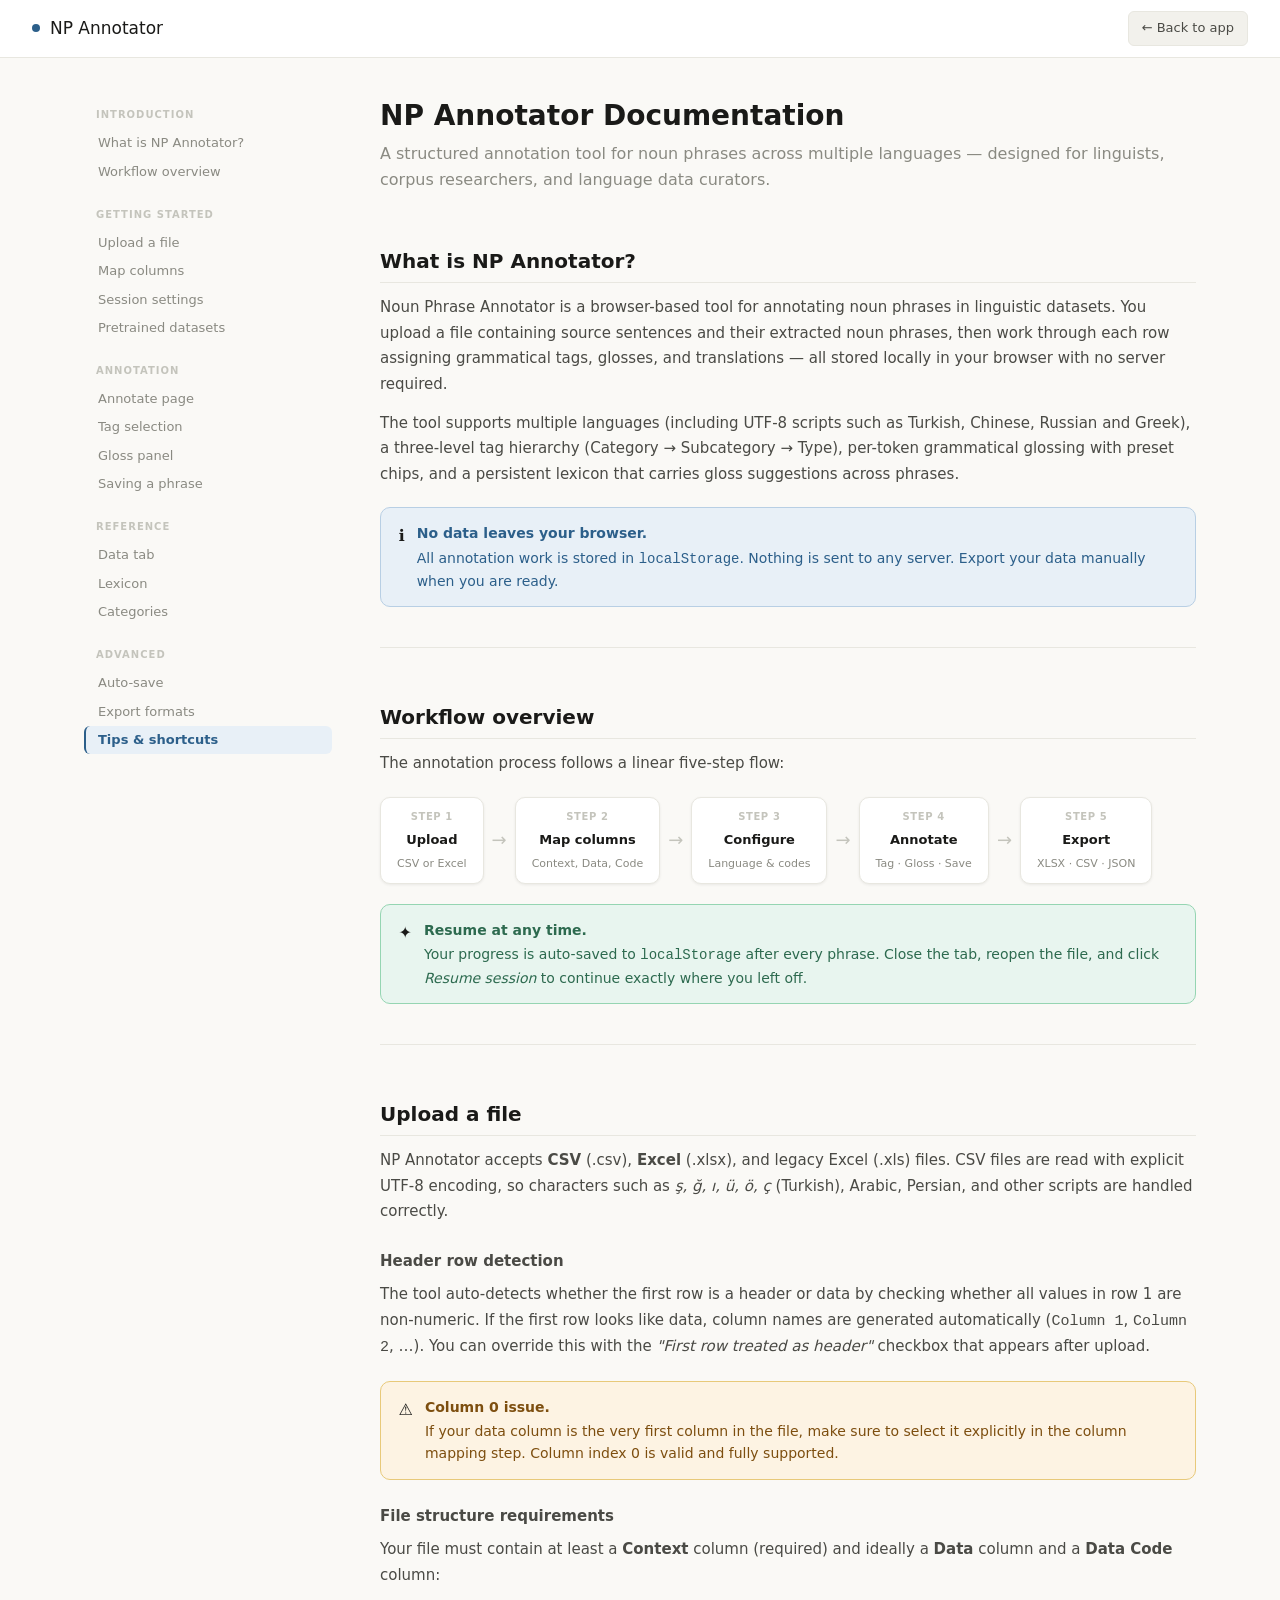
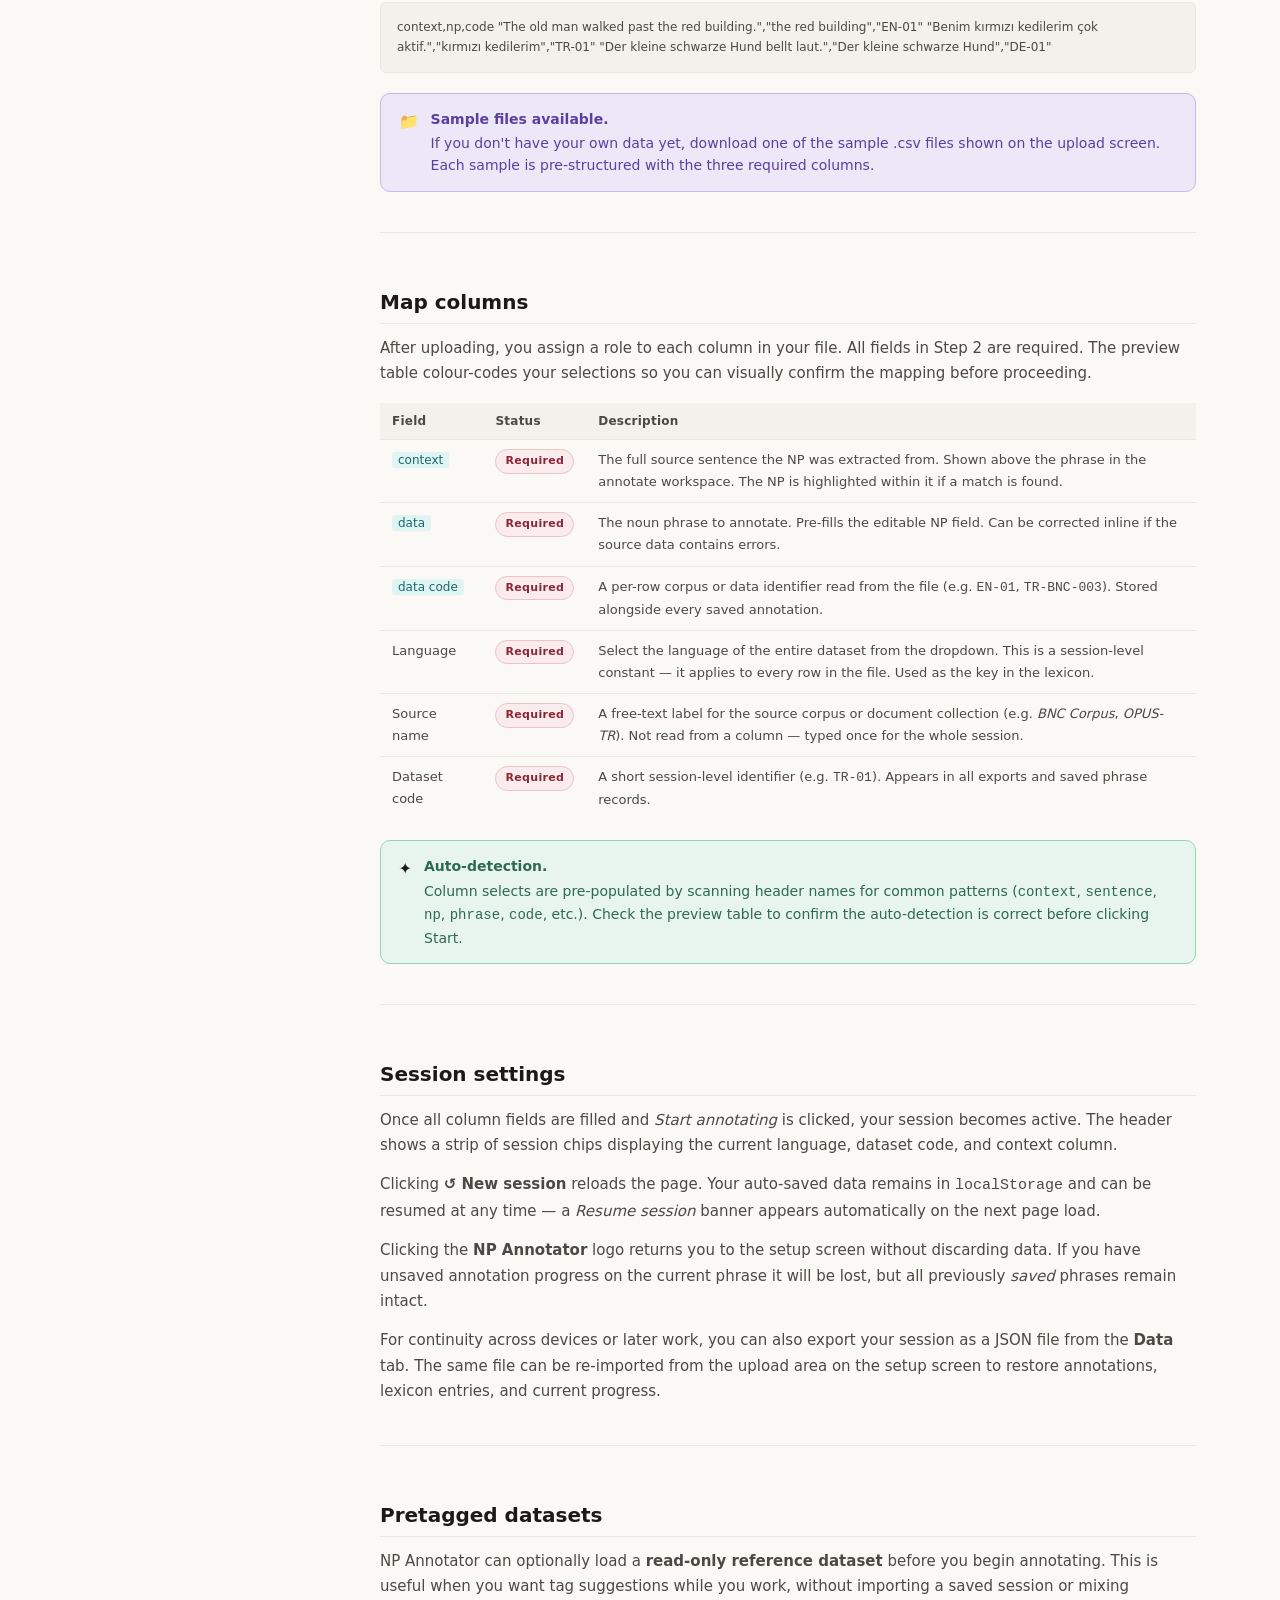
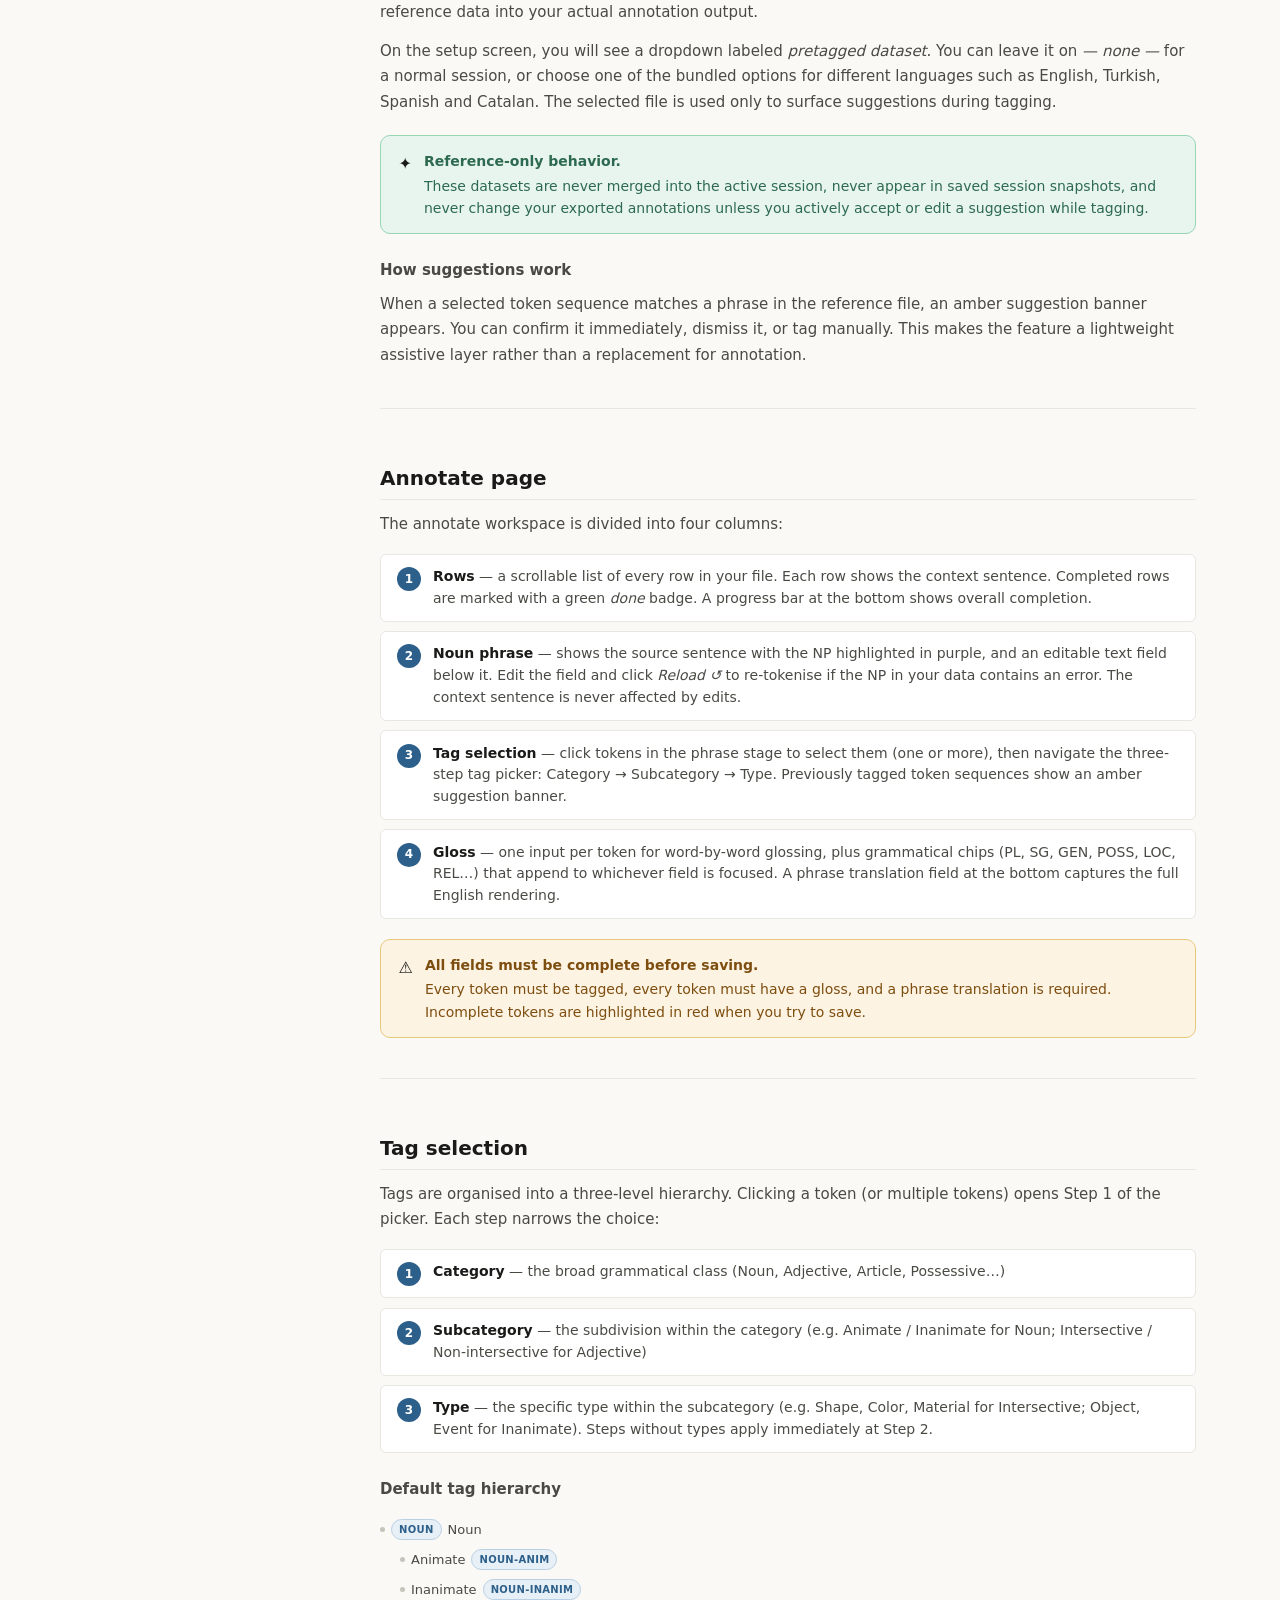
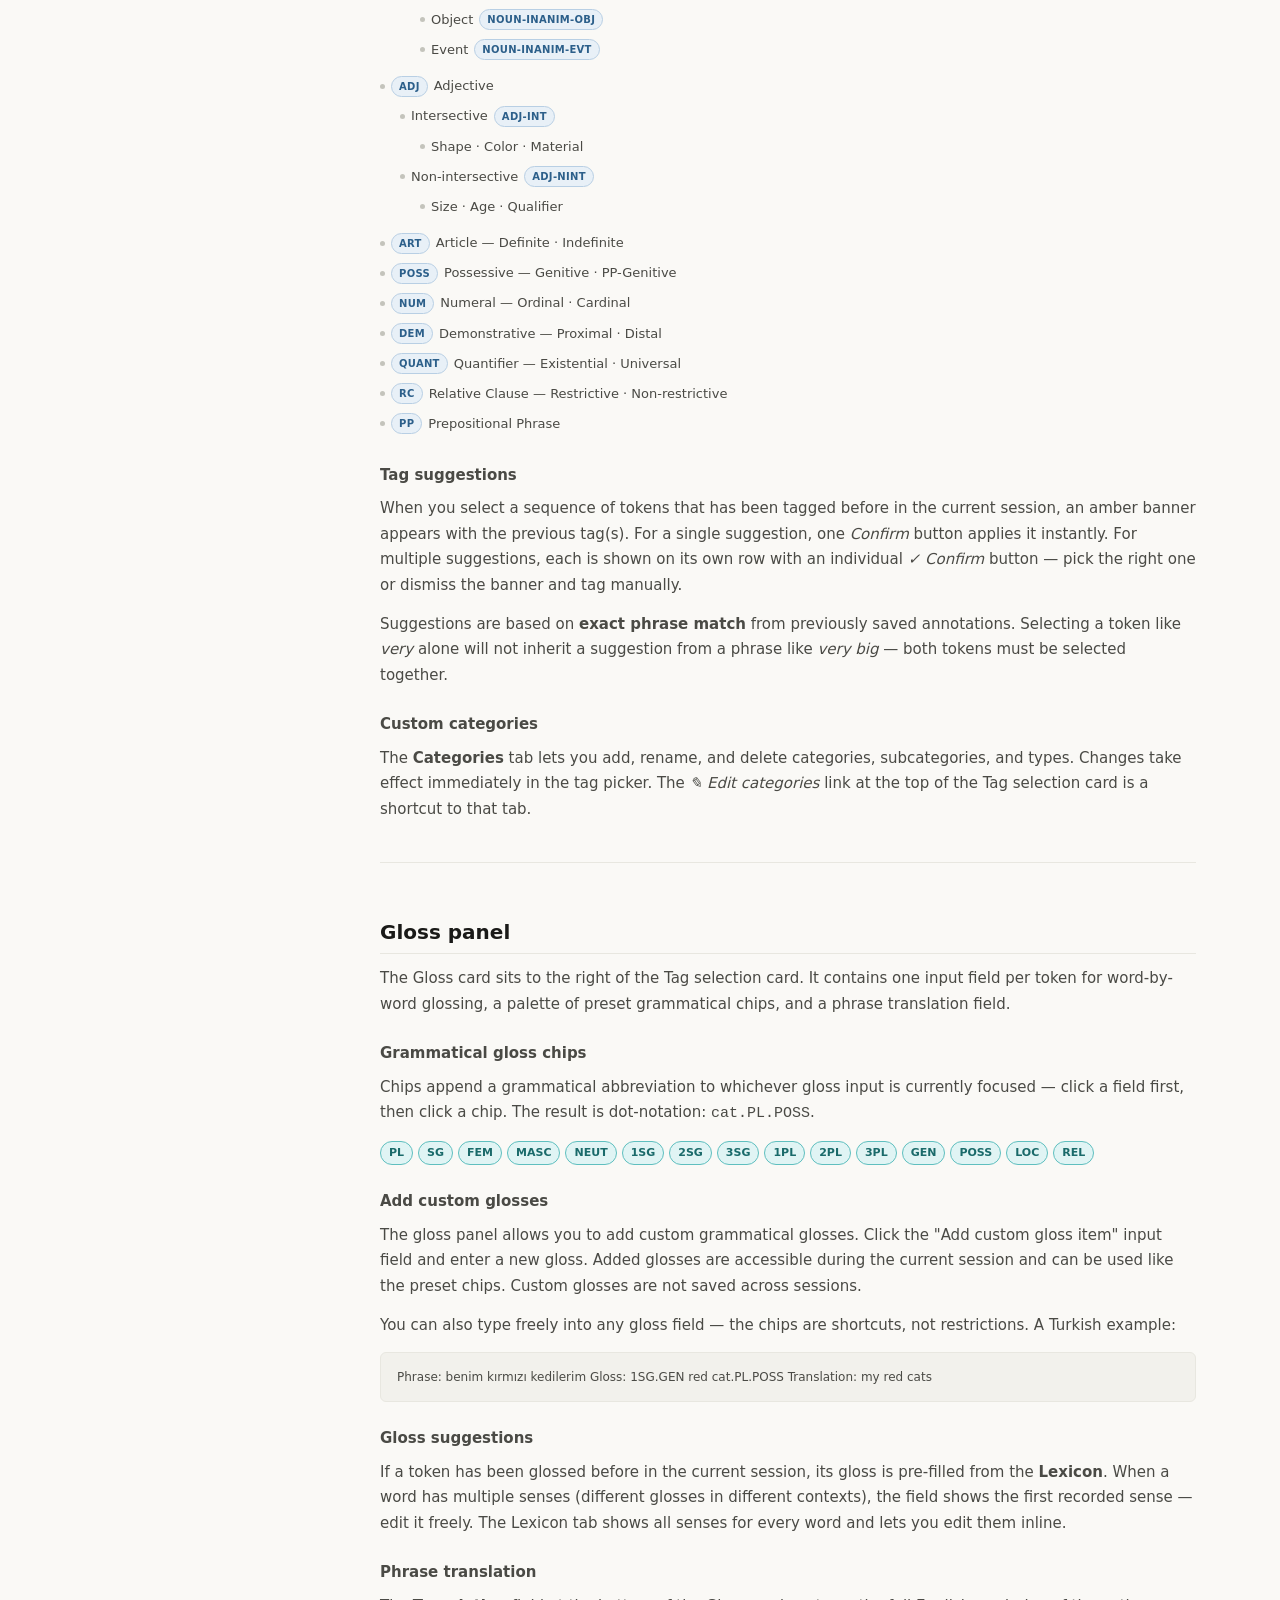
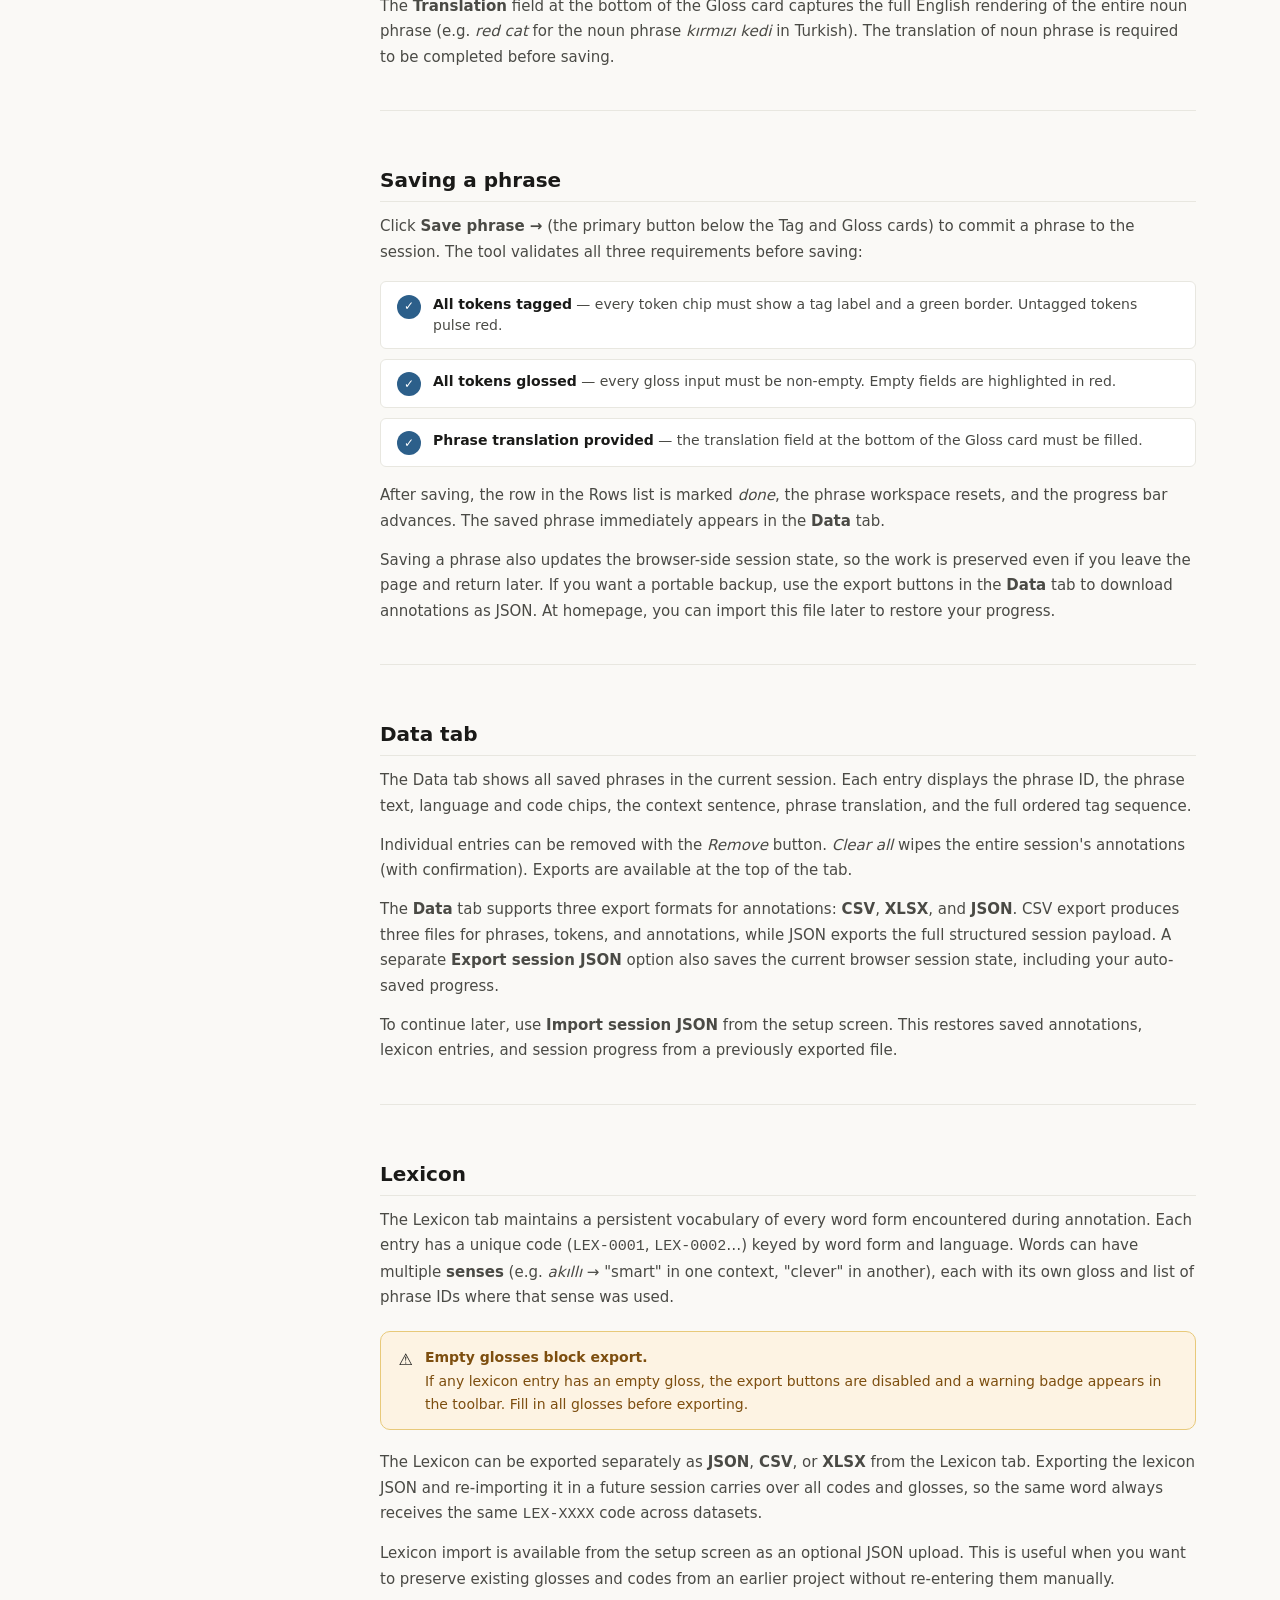
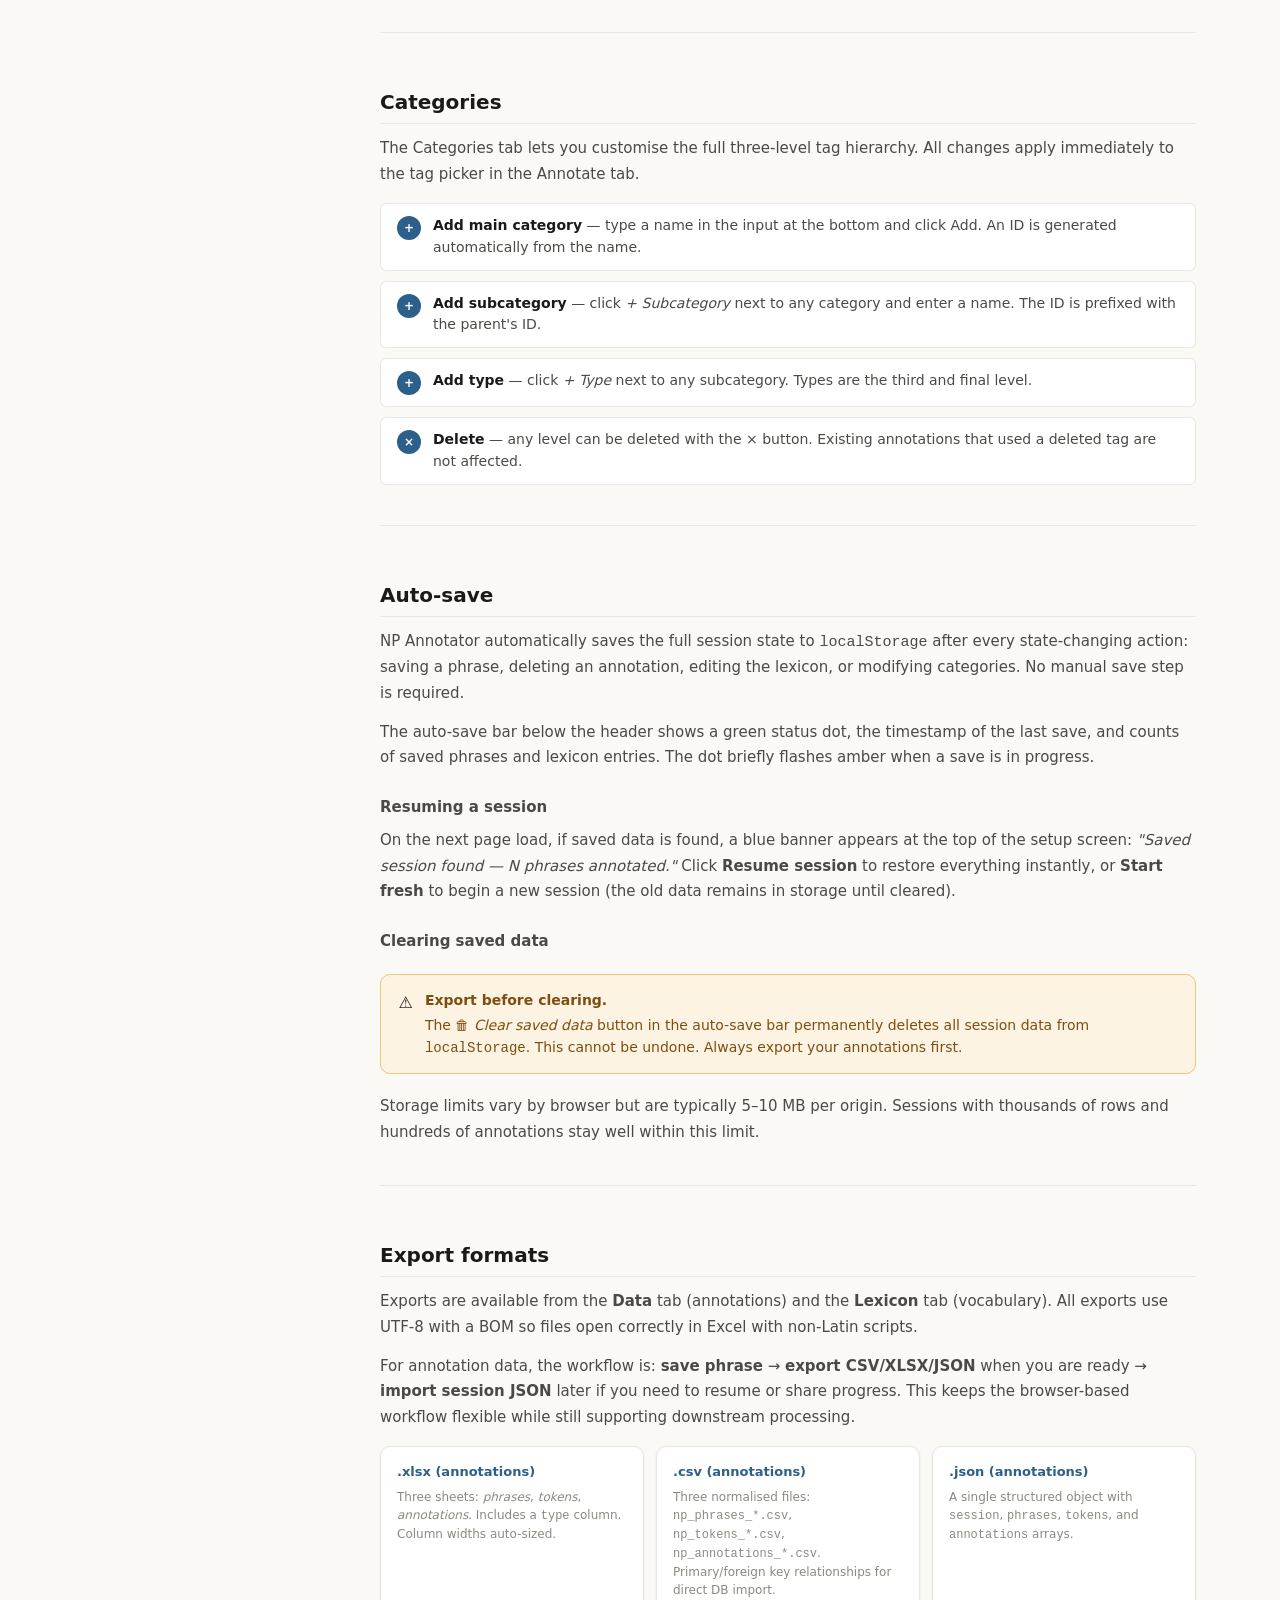
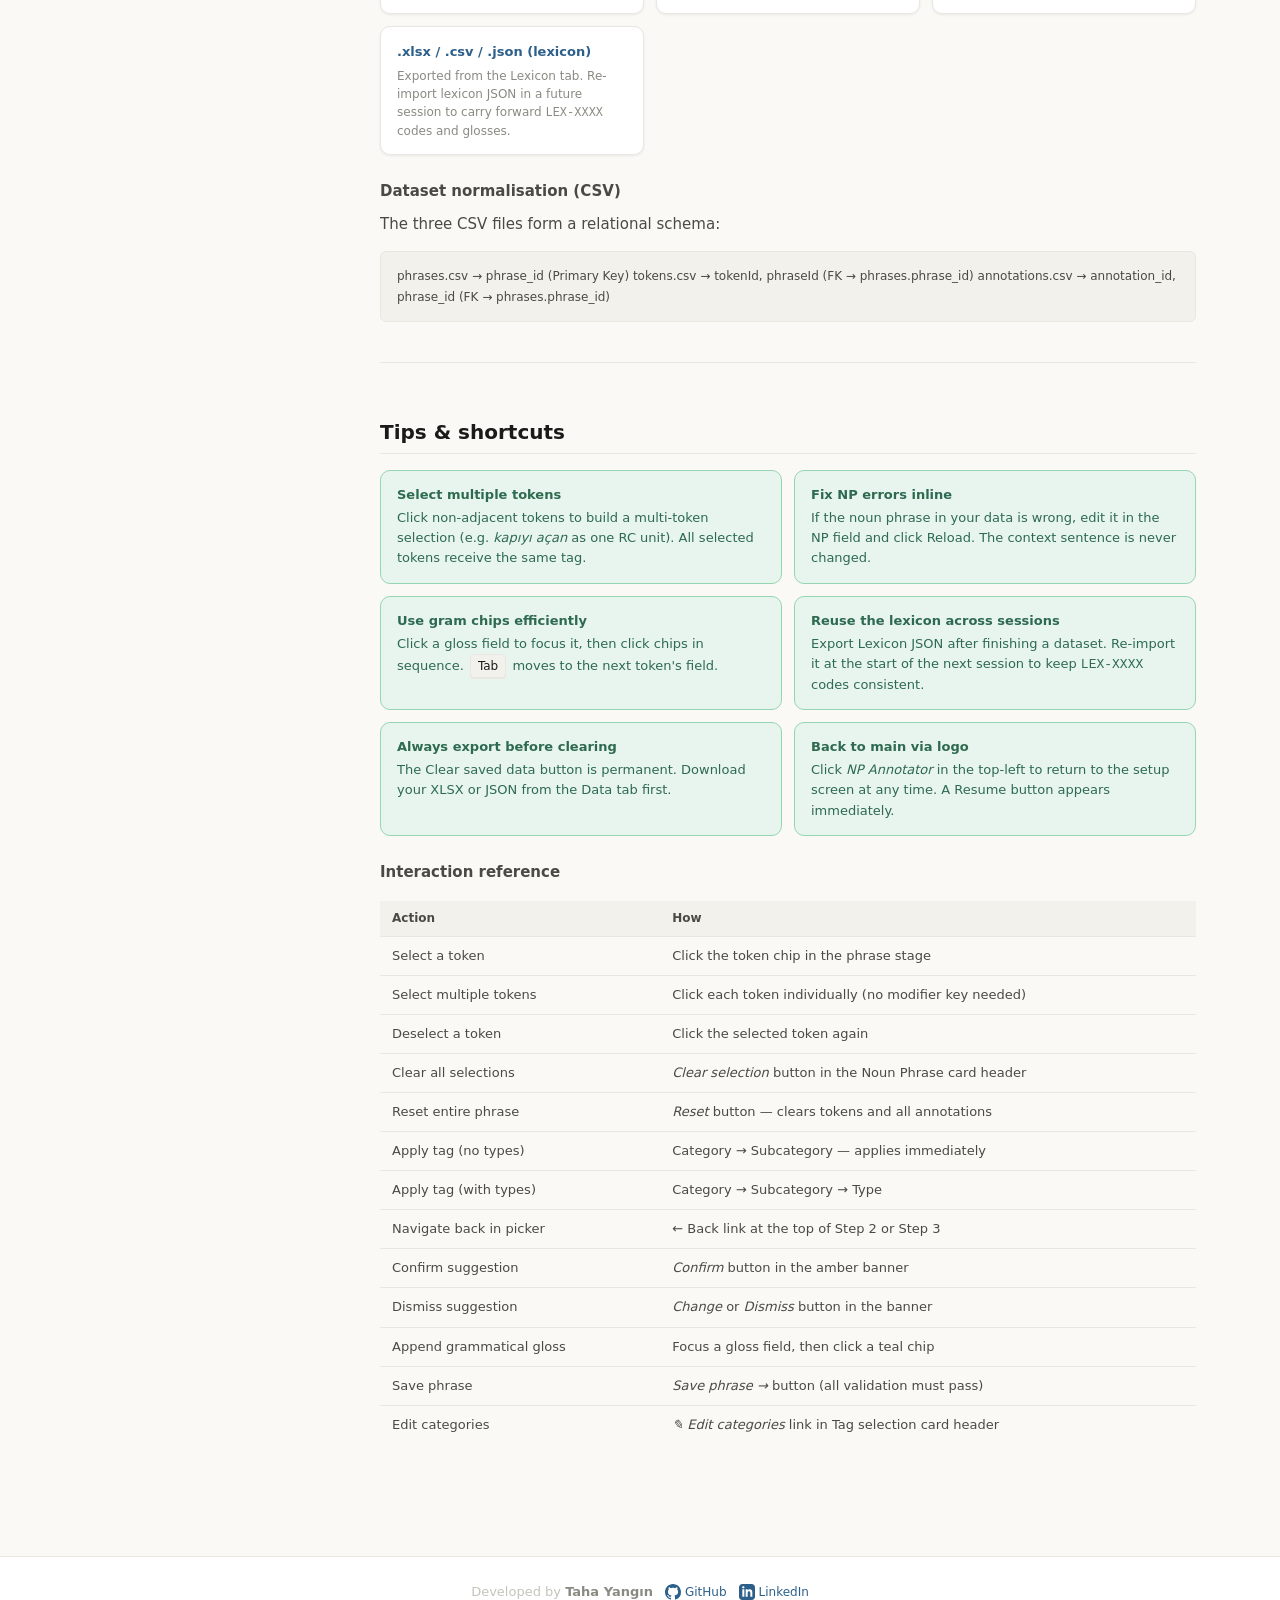
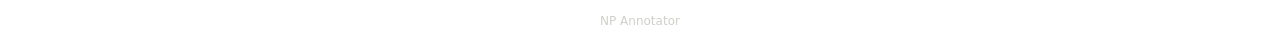
<file: docs.html>
<!DOCTYPE html>
<html lang="en">
<head>
<meta charset="UTF-8">
<meta name="viewport" content="width=device-width, initial-scale=1.0">
<meta name="robots" content="index, follow">
<title>NP Annotator — Documentation</title>
<link rel="canonical" href="https://tha-bit.github.io/NPannotator/docs.html" />
<meta name="description" content="Documentation for NP Annotator, a web-based tool for annotating noun phrases. Learn how to upload data, configure settings, and manage your lexicon."/>
<link rel="preload" href="docs.css" as="style">
<link rel="stylesheet" href="docs.css">
</head>
<body>

<!-- ══ HEADER ══ -->
<header>
  <a href="https://tha-bit.github.io/NPannotator" class="logo" title="Back to NP Annotator">
    <span class="logo-dot"></span>
    NP Annotator
  </a>
  <a href="https://tha-bit.github.io/NPannotator" class="back-link">
    ← Back to app
  </a>
</header>

<!-- ══ PAGE LAYOUT ══ -->
<div class="docs-layout">

  <!-- ══ SIDEBAR ══ -->
  <nav class="sidebar" aria-label="Documentation navigation">

    <div class="sidebar-heading">Introduction</div>
    <a href="#what-is"  class="sidebar-link">What is NP Annotator?</a>
    <a href="#workflow" class="sidebar-link">Workflow overview</a>

    <div class="sidebar-heading">Getting started</div>
    <a href="#upload"   class="sidebar-link">Upload a file</a>
    <a href="#columns"  class="sidebar-link">Map columns</a>
    <a href="#session"  class="sidebar-link">Session settings</a>
    <a href="#pretrained-datasets" class="sidebar-link">Pretrained datasets</a>

    <div class="sidebar-heading">Annotation</div>
    <a href="#annotate" class="sidebar-link">Annotate page</a>
    <a href="#tags"     class="sidebar-link">Tag selection</a>
    <a href="#gloss"    class="sidebar-link">Gloss panel</a>
    <a href="#saving"   class="sidebar-link">Saving a phrase</a>

    <div class="sidebar-heading">Reference</div>
    <a href="#data-tab"   class="sidebar-link">Data tab</a>
    <a href="#lexicon"    class="sidebar-link">Lexicon</a>
    <a href="#categories" class="sidebar-link">Categories</a>

    <div class="sidebar-heading">Advanced</div>
    <a href="#autosave" class="sidebar-link">Auto-save</a>
    <a href="#export"   class="sidebar-link">Export formats</a>
    <a href="#tips"     class="sidebar-link">Tips &amp; shortcuts</a>

  </nav>

  <!-- ══ CONTENT ══ -->
  <main class="docs-content">

    <h1 class="doc-title">NP Annotator Documentation</h1>
    <p class="doc-subtitle">
      A structured annotation tool for noun phrases across multiple languages —
      designed for linguists, corpus researchers, and language data curators.
    </p>

    <!-- ── What is NP Annotator ── -->
    <section class="doc-section" id="what-is">
      <h2 class="section-title">What is NP Annotator?</h2>
      <p>
        Noun Phrase Annotator is a browser-based tool for annotating noun phrases in linguistic datasets.
        You upload a file containing source sentences and their extracted noun phrases, then work through each row
        assigning grammatical tags, glosses, and translations — all stored locally in your browser with no server required.
      </p>
      <p>
        The tool supports multiple languages (including UTF-8 scripts such as Turkish, Chinese, Russian and Greek),
        a three-level tag hierarchy (Category → Subcategory → Type), per-token grammatical glossing with
        preset chips, and a persistent lexicon that carries gloss suggestions across phrases.
      </p>
      <div class="callout info">
        <span class="callout-icon">ℹ</span>
        <div class="callout-body">
          <strong>No data leaves your browser.</strong>
          All annotation work is stored in <code>localStorage</code>. Nothing is sent to any server.
          Export your data manually when you are ready.
        </div>
      </div>
    </section>

    <hr class="divider">

    <!-- ── Workflow ── -->
    <section class="doc-section" id="workflow">
      <h2 class="section-title">Workflow overview</h2>
      <p>The annotation process follows a linear five-step flow:</p>

      <div class="workflow">
        <div class="wf-step">
          <span class="wf-step-num">Step 1</span>
          <span class="wf-step-label">Upload</span>
          <span class="wf-step-sub">CSV or Excel</span>
        </div>
        <span class="wf-arrow">→</span>
        <div class="wf-step">
          <span class="wf-step-num">Step 2</span>
          <span class="wf-step-label">Map columns</span>
          <span class="wf-step-sub">Context, Data, Code</span>
        </div>
        <span class="wf-arrow">→</span>
        <div class="wf-step">
          <span class="wf-step-num">Step 3</span>
          <span class="wf-step-label">Configure</span>
          <span class="wf-step-sub">Language &amp; codes</span>
        </div>
        <span class="wf-arrow">→</span>
        <div class="wf-step">
          <span class="wf-step-num">Step 4</span>
          <span class="wf-step-label">Annotate</span>
          <span class="wf-step-sub">Tag · Gloss · Save</span>
        </div>
        <span class="wf-arrow">→</span>
        <div class="wf-step">
          <span class="wf-step-num">Step 5</span>
          <span class="wf-step-label">Export</span>
          <span class="wf-step-sub">XLSX · CSV · JSON</span>
        </div>
      </div>

      <div class="callout tip">
        <span class="callout-icon">✦</span>
        <div class="callout-body">
          <strong>Resume at any time.</strong>
          Your progress is auto-saved to <code>localStorage</code> after every phrase. Close the tab, reopen the file,
          and click <em>Resume session</em> to continue exactly where you left off.
        </div>
      </div>
    </section>

    <hr class="divider">

    <!-- ── Upload ── -->
    <section class="doc-section" id="upload">
      <h2 class="section-title">Upload a file</h2>
      <p>
        NP Annotator accepts <strong>CSV</strong> (.csv), <strong>Excel</strong> (.xlsx), and legacy Excel (.xls) files.
        CSV files are read with explicit UTF-8 encoding, so characters such as <em>ş, ğ, ı, ü, ö, ç</em> (Turkish),
        Arabic, Persian, and other scripts are handled correctly.
      </p>

      <h3 class="subsection-title">Header row detection</h3>
      <p>
        The tool auto-detects whether the first row is a header or data by checking whether all values in row 1
        are non-numeric. If the first row looks like data, column names are generated automatically
        (<code>Column 1</code>, <code>Column 2</code>, …). You can override this with the
        <em>"First row treated as header"</em> checkbox that appears after upload.
      </p>

      <div class="callout warn">
        <span class="callout-icon">⚠</span>
        <div class="callout-body">
          <strong>Column 0 issue.</strong>
          If your data column is the very first column in the file, make sure to select it explicitly
          in the column mapping step. Column index 0 is valid and fully supported.
        </div>
      </div>

      <h3 class="subsection-title">File structure requirements</h3>
      <p>Your file must contain at least a <strong>Context</strong> column (required) and ideally a
      <strong>Data</strong> column and a <strong>Data Code</strong> column:</p>

      <div class="code-block">
context,np,code
"The old man walked past the red building.","the red building","EN-01"
"Benim kırmızı kedilerim çok aktif.","kırmızı kedilerim","TR-01"
"Der kleine schwarze Hund bellt laut.","Der kleine schwarze Hund","DE-01"
      </div>

      <div class="callout note">
        <span class="callout-icon">📁</span>
        <div class="callout-body">
          <strong>Sample files available.</strong>
          If you don't have your own data yet, download one of the sample .csv files shown on the upload screen.
          Each sample is pre-structured with the three required columns.
        </div>
      </div>
    </section>

    <hr class="divider">

    <!-- ── Column mapping ── -->
    <section class="doc-section" id="columns">
      <h2 class="section-title">Map columns</h2>
      <p>
        After uploading, you assign a role to each column in your file. All fields in Step 2 are required.
        The preview table colour-codes your selections so you can visually confirm the mapping before proceeding.
      </p>

      <table class="col-map-table">
        <thead>
          <tr>
            <th>Field</th>
            <th>Status</th>
            <th>Description</th>
          </tr>
        </thead>
        <tbody>
          <tr>
            <td><span class="col-name">context</span></td>
            <td><span class="badge badge-required">Required</span></td>
            <td>The full source sentence the NP was extracted from. Shown above the phrase in the annotate workspace. The NP is highlighted within it if a match is found.</td>
          </tr>
          <tr>
            <td><span class="col-name">data</span></td>
            <td><span class="badge badge-required">Required</span></td>
            <td>The noun phrase to annotate. Pre-fills the editable NP field. Can be corrected inline if the source data contains errors.</td>
          </tr>
          <tr>
            <td><span class="col-name">data code</span></td>
            <td><span class="badge badge-required">Required</span></td>
            <td>A per-row corpus or data identifier read from the file (e.g. <code>EN-01</code>, <code>TR-BNC-003</code>). Stored alongside every saved annotation.</td>
          </tr>
          <tr>
            <td>Language</td>
            <td><span class="badge badge-required">Required</span></td>
            <td>Select the language of the entire dataset from the dropdown. This is a session-level constant — it applies to every row in the file. Used as the key in the lexicon.</td>
          </tr>
          <tr>
            <td>Source name</td>
            <td><span class="badge badge-required">Required</span></td>
            <td>A free-text label for the source corpus or document collection (e.g. <em>BNC Corpus</em>, <em>OPUS-TR</em>). Not read from a column — typed once for the whole session.</td>
          </tr>
          <tr>
            <td>Dataset code</td>
            <td><span class="badge badge-required">Required</span></td>
            <td>A short session-level identifier (e.g. <code>TR-01</code>). Appears in all exports and saved phrase records.</td>
          </tr>
        </tbody>
      </table>

      <div class="callout tip">
        <span class="callout-icon">✦</span>
        <div class="callout-body">
          <strong>Auto-detection.</strong>
          Column selects are pre-populated by scanning header names for common patterns
          (<code>context</code>, <code>sentence</code>, <code>np</code>, <code>phrase</code>, <code>code</code>, etc.).
          Check the preview table to confirm the auto-detection is correct before clicking Start.
        </div>
      </div>
    </section>

    <hr class="divider">

    <!-- ── Session settings ── -->
    <section class="doc-section" id="session">
      <h2 class="section-title">Session settings</h2>
      <p>
        Once all column fields are filled and <em>Start annotating</em> is clicked, your session becomes active.
        The header shows a strip of session chips displaying the current language, dataset code, and context column.
      </p>
      <p>
        Clicking <strong>↺ New session</strong> reloads the page. Your auto-saved data remains in
        <code>localStorage</code> and can be resumed at any time — a <em>Resume session</em> banner
        appears automatically on the next page load.
      </p>
      <p>
        Clicking the <strong>NP Annotator</strong> logo returns you to the setup screen without discarding data.
        If you have unsaved annotation progress on the current phrase it will be lost, but all previously
        <em>saved</em> phrases remain intact.
      </p>
      <p>
        For continuity across devices or later work, you can also export your session as a JSON file from the
        <strong>Data</strong> tab. The same file can be re-imported from the upload area on the setup screen to
        restore annotations, lexicon entries, and current progress.
      </p>
    </section>

    <hr class="divider">

    <!-- ── Pretagged datasets ── -->
    <section class="doc-section" id="pretrained-datasets">
      <h2 class="section-title">Pretagged datasets</h2>
      <p>
        NP Annotator can optionally load a <strong>read-only reference dataset</strong> before you begin annotating.
        This is useful when you want tag suggestions while you work, without importing a saved session or mixing
        reference data into your actual annotation output.
      </p>
      <p>
        On the setup screen, you will see a dropdown labeled <em> pretagged dataset</em>.
        You can leave it on <em>— none —</em> for a normal session, or choose one of the bundled options for different languages such as
        English, Turkish, Spanish and Catalan. The selected file is used only to surface suggestions during tagging.
      </p>

      <div class="callout tip">
        <span class="callout-icon">✦</span>
        <div class="callout-body">
          <strong>Reference-only behavior.</strong>
          These datasets are never merged into the active session, never appear in saved session snapshots,
          and never change your exported annotations unless you actively accept or edit a suggestion while tagging.
        </div>
      </div>


      <h3 class="subsection-title">How suggestions work</h3>
      <p>
        When a selected token sequence matches a phrase in the reference file, an amber suggestion banner appears.
        You can confirm it immediately, dismiss it, or tag manually. This makes the feature a lightweight assistive
        layer rather than a replacement for annotation.
      </p>
    </section>

    <hr class="divider">

    <!-- ── Annotate page ── -->
    <section class="doc-section" id="annotate">
      <h2 class="section-title">Annotate page</h2>
      <p>The annotate workspace is divided into four columns:</p>

      <ol class="step-list">
        <li>
          <span class="step-num-badge">1</span>
          <div class="step-body">
            <strong>Rows</strong> — a scrollable list of every row in your file.
            Each row shows the context sentence. Completed rows are marked with a green <em>done</em> badge.
            A progress bar at the bottom shows overall completion.
          </div>
        </li>
        <li>
          <span class="step-num-badge">2</span>
          <div class="step-body">
            <strong>Noun phrase</strong> — shows the source sentence with the NP highlighted in purple,
            and an editable text field below it. Edit the field and click <em>Reload ↺</em> to re-tokenise
            if the NP in your data contains an error. The context sentence is never affected by edits.
          </div>
        </li>
        <li>
          <span class="step-num-badge">3</span>
          <div class="step-body">
            <strong>Tag selection</strong> — click tokens in the phrase stage to select them (one or more),
            then navigate the three-step tag picker: Category → Subcategory → Type.
            Previously tagged token sequences show an amber suggestion banner.
          </div>
        </li>
        <li>
          <span class="step-num-badge">4</span>
          <div class="step-body">
            <strong>Gloss</strong> — one input per token for word-by-word glossing, plus grammatical chips
            (PL, SG, GEN, POSS, LOC, REL…) that append to whichever field is focused.
            A phrase translation field at the bottom captures the full English rendering.
          </div>
        </li>
      </ol>

      <div class="callout warn">
        <span class="callout-icon">⚠</span>
        <div class="callout-body">
          <strong>All fields must be complete before saving.</strong>
          Every token must be tagged, every token must have a gloss, and a phrase translation is required.
          Incomplete tokens are highlighted in red when you try to save.
        </div>
      </div>
    </section>

    <hr class="divider">

    <!-- ── Tag selection ── -->
    <section class="doc-section" id="tags">
      <h2 class="section-title">Tag selection</h2>
      <p>
        Tags are organised into a three-level hierarchy. Clicking a token (or multiple tokens) opens
        Step 1 of the picker. Each step narrows the choice:
      </p>

      <ol class="step-list">
        <li><span class="step-num-badge">1</span><div class="step-body"><strong>Category</strong> — the broad grammatical class (Noun, Adjective, Article, Possessive…)</div></li>
        <li><span class="step-num-badge">2</span><div class="step-body"><strong>Subcategory</strong> — the subdivision within the category (e.g. Animate / Inanimate for Noun; Intersective / Non-intersective for Adjective)</div></li>
        <li><span class="step-num-badge">3</span><div class="step-body"><strong>Type</strong> — the specific type within the subcategory (e.g. Shape, Color, Material for Intersective; Object, Event for Inanimate). Steps without types apply immediately at Step 2.</div></li>
      </ol>

      <h3 class="subsection-title">Default tag hierarchy</h3>
      <div class="tag-tree">

        <div class="tag-tree-row"><span class="tag-tree-dot"></span><span class="badge badge-tag">NOUN</span> Noun</div>
        <div class="tag-tree-row tag-tree-indent"><span class="tag-tree-dot"></span> Animate <span class="badge badge-tag">NOUN-ANIM</span></div>
        <div class="tag-tree-row tag-tree-indent"><span class="tag-tree-dot"></span> Inanimate <span class="badge badge-tag">NOUN-INANIM</span></div>
        <div class="tag-tree-row tag-tree-indent-2"><span class="tag-tree-dot"></span> Object <span class="badge badge-tag">NOUN-INANIM-OBJ</span></div>
        <div class="tag-tree-row tag-tree-indent-2"><span class="tag-tree-dot"></span> Event <span class="badge badge-tag">NOUN-INANIM-EVT</span></div>

        <div class="tag-tree-row" style="margin-top:.4rem"><span class="tag-tree-dot"></span><span class="badge badge-tag">ADJ</span> Adjective</div>
        <div class="tag-tree-row tag-tree-indent"><span class="tag-tree-dot"></span> Intersective <span class="badge badge-tag">ADJ-INT</span></div>
        <div class="tag-tree-row tag-tree-indent-2"><span class="tag-tree-dot"></span> Shape · Color · Material</div>
        <div class="tag-tree-row tag-tree-indent"><span class="tag-tree-dot"></span> Non-intersective <span class="badge badge-tag">ADJ-NINT</span></div>
        <div class="tag-tree-row tag-tree-indent-2"><span class="tag-tree-dot"></span> Size · Age · Qualifier</div>

        <div class="tag-tree-row" style="margin-top:.4rem"><span class="tag-tree-dot"></span><span class="badge badge-tag">ART</span> Article — Definite · Indefinite</div>
        <div class="tag-tree-row"><span class="tag-tree-dot"></span><span class="badge badge-tag">POSS</span> Possessive — Genitive · PP-Genitive</div>
        <div class="tag-tree-row"><span class="tag-tree-dot"></span><span class="badge badge-tag">NUM</span> Numeral — Ordinal · Cardinal</div>
        <div class="tag-tree-row"><span class="tag-tree-dot"></span><span class="badge badge-tag">DEM</span> Demonstrative — Proximal · Distal</div>
        <div class="tag-tree-row"><span class="tag-tree-dot"></span><span class="badge badge-tag">QUANT</span> Quantifier — Existential · Universal</div>
        <div class="tag-tree-row"><span class="tag-tree-dot"></span><span class="badge badge-tag">RC</span> Relative Clause — Restrictive · Non-restrictive</div>
        <div class="tag-tree-row"><span class="tag-tree-dot"></span><span class="badge badge-tag">PP</span> Prepositional Phrase</div>
      </div>

      <h3 class="subsection-title">Tag suggestions</h3>
      <p>
        When you select a sequence of tokens that has been tagged before in the current session,
        an amber banner appears with the previous tag(s). For a single suggestion, one
        <em>Confirm</em> button applies it instantly. For multiple suggestions, each is shown
        on its own row with an individual <em>✓ Confirm</em> button — pick the right one or
        dismiss the banner and tag manually.
      </p>
      <p>
        Suggestions are based on <strong>exact phrase match</strong> from previously saved annotations.
        Selecting a token like <em>very</em> alone will not inherit a suggestion from a phrase like <em>very big</em> — both
        tokens must be selected together.
      </p>

      <h3 class="subsection-title">Custom categories</h3>
      <p>
        The <strong>Categories</strong> tab lets you add, rename, and delete categories, subcategories, and types.
        Changes take effect immediately in the tag picker. The <em>✎ Edit categories</em> link at the top of
        the Tag selection card is a shortcut to that tab.
      </p>
    </section>

    <hr class="divider">

    <!-- ── Gloss panel ── -->
    <section class="doc-section" id="gloss">
      <h2 class="section-title">Gloss panel</h2>
      <p>
        The Gloss card sits to the right of the Tag selection card. It contains one input field per token
        for word-by-word glossing, a palette of preset grammatical chips, and a phrase translation field.
      </p>

      <h3 class="subsection-title">Grammatical gloss chips</h3>
      <p>
        Chips append a grammatical abbreviation to whichever gloss input is currently focused —
        click a field first, then click a chip. The result is dot-notation: <code>cat.PL.POSS</code>.
      </p>
      <div class="gram-chips-preview">
        <span class="gram-chip-doc">PL</span>
        <span class="gram-chip-doc">SG</span>
        <span class="gram-chip-doc">FEM</span>
        <span class="gram-chip-doc">MASC</span>
        <span class="gram-chip-doc">NEUT</span>
        <span class="gram-chip-doc">1SG</span>
        <span class="gram-chip-doc">2SG</span>
        <span class="gram-chip-doc">3SG</span>
        <span class="gram-chip-doc">1PL</span>
        <span class="gram-chip-doc">2PL</span>
        <span class="gram-chip-doc">3PL</span>
        <span class="gram-chip-doc">GEN</span>
        <span class="gram-chip-doc">POSS</span>
        <span class="gram-chip-doc">LOC</span>
        <span class="gram-chip-doc">REL</span>
      </div>
      
      <h3 class="subsection-title">Add custom glosses</h3>
      <p>
        The gloss panel allows you to add custom grammatical glosses. Click the "Add custom gloss item" input field and enter a new gloss. Added glosses are accessible during the current session and can be used like the preset chips. Custom glosses are not saved across sessions.
      </p>

      <p>
        You can also type freely into any gloss field — the chips are shortcuts, not restrictions.
        A Turkish example:
      </p>
      <div class="code-block">
Phrase:  benim   kırmızı   kedilerim
Gloss:   1SG.GEN   red     cat.PL.POSS
Translation: my red cats
      </div>

      <h3 class="subsection-title">Gloss suggestions</h3>
      <p>
        If a token has been glossed before in the current session, its gloss is pre-filled from the
        <strong>Lexicon</strong>. When a word has multiple senses (different glosses in different contexts),
        the field shows the first recorded sense — edit it freely. The Lexicon tab shows all senses for
        every word and lets you edit them inline.
      </p>

      <h3 class="subsection-title">Phrase translation</h3>
      <p>
        The <strong>Translation</strong> field at the bottom of the Gloss card captures the full English
        rendering of the entire noun phrase (e.g. <em>red cat</em> for the noun phrase <em>kırmızı kedi</em> in Turkish). The translation of noun phrase is required to be completed before saving.
      </p>
    </section>

    <hr class="divider">

    <!-- ── Saving ── -->
    <section class="doc-section" id="saving">
      <h2 class="section-title">Saving a phrase</h2>
      <p>
        Click <strong>Save phrase →</strong> (the primary button below the Tag and Gloss cards) to commit
        a phrase to the session. The tool validates all three requirements before saving:
      </p>
      <ol class="step-list">
        <li><span class="step-num-badge">✓</span><div class="step-body"><strong>All tokens tagged</strong> — every token chip must show a tag label and a green border. Untagged tokens pulse red.</div></li>
        <li><span class="step-num-badge">✓</span><div class="step-body"><strong>All tokens glossed</strong> — every gloss input must be non-empty. Empty fields are highlighted in red.</div></li>
        <li><span class="step-num-badge">✓</span><div class="step-body"><strong>Phrase translation provided</strong> — the translation field at the bottom of the Gloss card must be filled.</div></li>
      </ol>
      <p>
        After saving, the row in the Rows list is marked <em>done</em>, the phrase workspace resets,
        and the progress bar advances. The saved phrase immediately appears in the <strong>Data</strong> tab.
      </p>
      <p>
        Saving a phrase also updates the browser-side session state, so the work is preserved even if you leave
        the page and return later. If you want a portable backup, use the export buttons in the <strong>Data</strong>
        tab to download annotations as JSON. At homepage, you can import this file later to restore your progress.
      </p>
    </section>

    <hr class="divider">

    <!-- ── Data tab ── -->
    <section class="doc-section" id="data-tab">
      <h2 class="section-title">Data tab</h2>
      <p>
        The Data tab shows all saved phrases in the current session. Each entry displays the phrase ID,
        the phrase text, language and code chips, the context sentence, phrase translation, and the full
        ordered tag sequence.
      </p>
      <p>
        Individual entries can be removed with the <em>Remove</em> button. <em>Clear all</em> wipes
        the entire session's annotations (with confirmation). Exports are available at the top of the tab.
      </p>
      <p>
        The <strong>Data</strong> tab supports three export formats for annotations: <strong>CSV</strong>,
        <strong>XLSX</strong>, and <strong>JSON</strong>. CSV export produces three files for phrases, tokens,
        and annotations, while JSON exports the full structured session payload. A separate <strong>Export session JSON</strong>
        option also saves the current browser session state, including your auto-saved progress.
      </p>
      <p>
        To continue later, use <strong>Import session JSON</strong> from the setup screen. This restores saved
        annotations, lexicon entries, and session progress from a previously exported file.
      </p>
    </section>

    <hr class="divider">

    <!-- ── Lexicon ── -->
    <section class="doc-section" id="lexicon">
      <h2 class="section-title">Lexicon</h2>
      <p>
        The Lexicon tab maintains a persistent vocabulary of every word form encountered during annotation.
        Each entry has a unique code (<code>LEX-0001</code>, <code>LEX-0002</code>…) keyed by
        word form and language. Words can have multiple <strong>senses</strong> (e.g. <em>akıllı</em>
        → "smart" in one context, "clever" in another), each with its own gloss and list of phrase IDs
        where that sense was used.
      </p>

      <div class="callout warn">
        <span class="callout-icon">⚠</span>
        <div class="callout-body">
          <strong>Empty glosses block export.</strong>
          If any lexicon entry has an empty gloss, the export buttons are disabled and a warning
          badge appears in the toolbar. Fill in all glosses before exporting.
        </div>
      </div>

      <p>
        The Lexicon can be exported separately as <strong>JSON</strong>, <strong>CSV</strong>, or
        <strong>XLSX</strong> from the Lexicon tab. Exporting the lexicon JSON and re-importing it
        in a future session carries over all codes and glosses, so the same word always receives
        the same <code>LEX-XXXX</code> code across datasets.
      </p>
      <p>
        Lexicon import is available from the setup screen as an optional JSON upload. This is useful when you
        want to preserve existing glosses and codes from an earlier project without re-entering them manually.
      </p>
    </section>

    <hr class="divider">

    <!-- ── Categories ── -->
    <section class="doc-section" id="categories">
      <h2 class="section-title">Categories</h2>
      <p>
        The Categories tab lets you customise the full three-level tag hierarchy.
        All changes apply immediately to the tag picker in the Annotate tab.
      </p>
      <ul class="step-list">
        <li><span class="step-num-badge">+</span><div class="step-body"><strong>Add main category</strong> — type a name in the input at the bottom and click Add. An ID is generated automatically from the name.</div></li>
        <li><span class="step-num-badge">+</span><div class="step-body"><strong>Add subcategory</strong> — click <em>+ Subcategory</em> next to any category and enter a name. The ID is prefixed with the parent's ID.</div></li>
        <li><span class="step-num-badge">+</span><div class="step-body"><strong>Add type</strong> — click <em>+ Type</em> next to any subcategory. Types are the third and final level.</div></li>
        <li><span class="step-num-badge">×</span><div class="step-body"><strong>Delete</strong> — any level can be deleted with the × button. Existing annotations that used a deleted tag are not affected.</div></li>
      </ul>
    </section>

    <hr class="divider">

    <!-- ── Auto-save ── -->
    <section class="doc-section" id="autosave">
      <h2 class="section-title">Auto-save</h2>
      <p>
        NP Annotator automatically saves the full session state to <code>localStorage</code> after every
        state-changing action: saving a phrase, deleting an annotation, editing the lexicon, or modifying
        categories. No manual save step is required.
      </p>
      <p>
        The auto-save bar below the header shows a green status dot, the timestamp of the last save,
        and counts of saved phrases and lexicon entries. The dot briefly flashes amber when a save
        is in progress.
      </p>
      <h3 class="subsection-title">Resuming a session</h3>
      <p>
        On the next page load, if saved data is found, a blue banner appears at the top of the setup screen:
        <em>"Saved session found — N phrases annotated."</em> Click <strong>Resume session</strong> to
        restore everything instantly, or <strong>Start fresh</strong> to begin a new session
        (the old data remains in storage until cleared).
      </p>
      <h3 class="subsection-title">Clearing saved data</h3>
      <div class="callout warn">
        <span class="callout-icon">⚠</span>
        <div class="callout-body">
          <strong>Export before clearing.</strong>
          The 🗑 <em>Clear saved data</em> button in the auto-save bar permanently deletes all session data
          from <code>localStorage</code>. This cannot be undone. Always export your annotations first.
        </div>
      </div>
      <p>
        Storage limits vary by browser but are typically 5–10 MB per origin.
        Sessions with thousands of rows and hundreds of annotations stay well within this limit.
      </p>
    </section>

    <hr class="divider">

    <!-- ── Export ── -->
    <section class="doc-section" id="export">
      <h2 class="section-title">Export formats</h2>
      <p>
        Exports are available from the <strong>Data</strong> tab (annotations) and the
        <strong>Lexicon</strong> tab (vocabulary). All exports use UTF-8 with a BOM so files
        open correctly in Excel with non-Latin scripts.
      </p>
      <p>
        For annotation data, the workflow is: <strong>save phrase</strong> → <strong>export CSV/XLSX/JSON</strong>
        when you are ready → <strong>import session JSON</strong> later if you need to resume or share progress.
        This keeps the browser-based workflow flexible while still supporting downstream processing.
      </p>

      <div class="export-cards">
        <div class="export-card">
          <div class="export-card-format">.xlsx (annotations)</div>
          <div class="export-card-desc">Three sheets: <em>phrases</em>, <em>tokens</em>, <em>annotations</em>. Includes a <code>type</code> column. Column widths auto-sized.</div>
        </div>
        <div class="export-card">
          <div class="export-card-format">.csv (annotations)</div>
          <div class="export-card-desc">Three normalised files: <code>np_phrases_*.csv</code>, <code>np_tokens_*.csv</code>, <code>np_annotations_*.csv</code>. Primary/foreign key relationships for direct DB import.</div>
        </div>
        <div class="export-card">
          <div class="export-card-format">.json (annotations)</div>
          <div class="export-card-desc">A single structured object with <code>session</code>, <code>phrases</code>, <code>tokens</code>, and <code>annotations</code> arrays.</div>
        </div>
        <div class="export-card">
          <div class="export-card-format">.xlsx / .csv / .json (lexicon)</div>
          <div class="export-card-desc">Exported from the Lexicon tab. Re-import lexicon JSON in a future session to carry forward <code>LEX-XXXX</code> codes and glosses.</div>
        </div>
      </div>

      <h3 class="subsection-title">Dataset normalisation (CSV)</h3>
      <p>The three CSV files form a relational schema:</p>
      <div class="code-block">
phrases.csv  →  phrase_id  (Primary Key)
tokens.csv   →  tokenId, phraseId  (FK → phrases.phrase_id)
annotations.csv → annotation_id, phrase_id  (FK → phrases.phrase_id)
      </div>
    </section>

    <hr class="divider">

    <!-- ── Tips ── -->
    <section class="doc-section" id="tips">
      <h2 class="section-title">Tips &amp; shortcuts</h2>

      <div class="tips-grid">
        <div class="tip-card">
          <strong>Select multiple tokens</strong>
          Click non-adjacent tokens to build a multi-token selection (e.g. <em>kapıyı açan</em> as one RC unit). All selected tokens receive the same tag.
        </div>
        <div class="tip-card">
          <strong>Fix NP errors inline</strong>
          If the noun phrase in your data is wrong, edit it in the NP field and click Reload. The context sentence is never changed.
        </div>
        <div class="tip-card">
          <strong>Use gram chips efficiently</strong>
          Click a gloss field to focus it, then click chips in sequence. <kbd>Tab</kbd> moves to the next token's field.
        </div>
        <div class="tip-card">
          <strong>Reuse the lexicon across sessions</strong>
          Export Lexicon JSON after finishing a dataset. Re-import it at the start of the next session to keep <code>LEX-XXXX</code> codes consistent.
        </div>
        <div class="tip-card">
          <strong>Always export before clearing</strong>
          The Clear saved data button is permanent. Download your XLSX or JSON from the Data tab first.
        </div>
        <div class="tip-card">
          <strong>Back to main via logo</strong>
          Click <em>NP Annotator</em> in the top-left to return to the setup screen at any time. A Resume button appears immediately.
        </div>
      </div>

      <h3 class="subsection-title">Interaction reference</h3>
      <table class="shortcut-table">
        <thead>
          <tr>
            <th>Action</th>
            <th>How</th>
          </tr>
        </thead>
        <tbody>
          <tr><td>Select a token</td><td>Click the token chip in the phrase stage</td></tr>
          <tr><td>Select multiple tokens</td><td>Click each token individually (no modifier key needed)</td></tr>
          <tr><td>Deselect a token</td><td>Click the selected token again</td></tr>
          <tr><td>Clear all selections</td><td><em>Clear selection</em> button in the Noun Phrase card header</td></tr>
          <tr><td>Reset entire phrase</td><td><em>Reset</em> button — clears tokens and all annotations</td></tr>
          <tr><td>Apply tag (no types)</td><td>Category → Subcategory — applies immediately</td></tr>
          <tr><td>Apply tag (with types)</td><td>Category → Subcategory → Type</td></tr>
          <tr><td>Navigate back in picker</td><td>← Back link at the top of Step 2 or Step 3</td></tr>
          <tr><td>Confirm suggestion</td><td><em>Confirm</em> button in the amber banner</td></tr>
          <tr><td>Dismiss suggestion</td><td><em>Change</em> or <em>Dismiss</em> button in the banner</td></tr>
          <tr><td>Append grammatical gloss</td><td>Focus a gloss field, then click a teal chip</td></tr>
          <tr><td>Save phrase</td><td><em>Save phrase →</em> button (all validation must pass)</td></tr>
          <tr><td>Edit categories</td><td><em>✎ Edit categories</em> link in Tag selection card header</td></tr>
        </tbody>
      </table>
    </section>

  </main>
</div>

<!-- ══ FOOTER ══ -->
<footer style="text-align:center; padding:1.5rem 2rem; border-top:var(--border); font-size:12px; color:var(--ink-4); background:white; margin-top:2rem; display:flex; flex-direction:column; align-items:center; gap:8px;">
  
  <div style="display:flex; align-items:center; gap:12px;">
    <span style="font-size:13px;">Developed by <strong style="color:var(--ink-3)">Taha Yangın</strong></span>
    
    <a href="https://github.com/tha-bit" target="_blank" rel="noopener" style="display:flex; align-items:center; color:var(--accent); text-decoration:none;">
      <svg height="16" width="16" viewBox="0 0 16 16" fill="currentColor" style="margin-right:4px;">
        <path d="M8 0C3.58 0 0 3.58 0 8c0 3.54 2.29 6.53 5.47 7.59.4.07.55-.17.55-.38 0-.19-.01-.82-.01-1.49-2.01.37-2.53-.49-2.69-.94-.09-.23-.48-.94-.82-1.13-.28-.15-.68-.52-.01-.53.63-.01 1.08.58 1.23.82.72 1.21 1.87.87 2.33.66.07-.52.28-.87.51-1.07-1.78-.2-3.64-.89-3.64-3.95 0-.87.31-1.59.82-2.15-.08-.2-.36-1.02.08-2.12 0 0 .67-.21 2.2.82.64-.18 1.32-.27 2-.27.68 0 1.36.09 2 .27 1.53-1.04 2.2-.82 2.2-.82.44 1.1.16 1.92.08 2.12.51.56.82 1.27.82 2.15 0 3.07-1.87 3.75-3.65 3.95.29.25.54.73.54 1.48 0 1.07-.01 1.93-.01 2.2 0 .21.15.46.55.38A8.013 8.013 0 0016 8c0-4.42-3.58-8-8-8z"></path>
      </svg>
      GitHub
    </a>

    <a href="https://linkedin.com/in/tahayangin" target="_blank" rel="noopener" style="display:flex; align-items:center; color:var(--accent); text-decoration:none;">
      <svg height="16" width="16" viewBox="0 0 24 24" fill="currentColor" style="margin-right:4px;">
        <path d="M19 0h-14c-2.761 0-5 2.239-5 5v14c0 2.761 2.239 5 5 5h14c2.762 0 5-2.239 5-5v-14c0-2.761-2.238-5-5-5zm-11 19h-3v-11h3v11zm-1.5-12.268c-.966 0-1.75-.79-1.75-1.764s.784-1.764 1.75-1.764 1.75.79 1.75 1.764-.783 1.764-1.75 1.764zm13.5 12.268h-3v-5.604c0-3.368-4-3.113-4 0v5.604h-3v-11h3v1.765c1.396-2.586 7-2.777 7 2.476v6.759z"></path>
      </svg>
      LinkedIn
    </a>
  </div>

  <div style="opacity:0.8;">NP Annotator</div>
</footer>

<script src="docs.js" defer></script>

</body>
</html>
</file>
<file: docs.css>
/* ══ Design tokens (mirrored from styles.css) ══ */
*, *::before, *::after { box-sizing: border-box; margin: 0; padding: 0; }

:root {
  --ink:          #1a1a18;
  --ink-2:        #4a4a45;
  --ink-3:        #8a8a82;
  --ink-4:        #c4c4bc;
  --paper:        #faf9f6;
  --paper-2:      #f2f1ec;
  --paper-3:      #e8e7e0;
  --accent:       #2c5f8a;
  --accent-light: #e8f0f7;
  --accent-mid:   #b8cfe4;
  --green:        #2d6a4f;
  --green-light:  #e8f5ef;
  --green-mid:    #95d5b2;
  --amber:        #7d4e0f;
  --amber-light:  #fdf3e3;
  --amber-mid:    #e8c97a;
  --red:          #8b2635;
  --red-light:    #faebed;
  --purple:       #5b3fa0;
  --purple-light: #ede8f7;
  --teal:         #1a6a6a;
  --teal-light:   #e0f4f4;
  --teal-mid:     #5fbfbf;
  --radius:       6px;
  --radius-lg:    10px;
  --shadow-sm:    0 1px 3px rgba(0,0,0,.07);
  --border:       1px solid var(--paper-3);
  --sidebar-w:    248px;
}

body {
  font-family: system-ui, -apple-system, BlinkMacSystemFont, "Segoe UI", Roboto, sans-serif;
  font-size: 15px;
  background: var(--paper);
  color: var(--ink);
  line-height: 1.7;
  min-height: 100vh;
}

/* ══ Header ══ */
header {
  background: white;
  border-bottom: var(--border);
  padding: 0 2rem;
  display: flex;
  align-items: center;
  justify-content: space-between;
  height: 58px;
  position: sticky;
  top: 0;
  z-index: 200;
  gap: 1rem;
}
.logo {
  font-family: system-ui, -apple-system, BlinkMacSystemFont, "Segoe UI", Roboto, sans-serif;
  font-size: 17px;
  color: var(--ink);
  display: flex;
  align-items: center;
  gap: 10px;
  text-decoration: none;
}
.logo-dot { width: 8px; height: 8px; background: var(--accent); border-radius: 50%; flex-shrink: 0; }
.logo-sub {
  font-size: 12px;
  font-family: system-ui, -apple-system, BlinkMacSystemFont, "Segoe UI", Roboto, sans-serif;
  font-weight: 400;
  color: var(--ink-3);
  padding: 2px 8px;
  border-radius: 20px;
  background: var(--paper-2);
  border: var(--border);
  margin-left: 4px;
}
.back-link {
  display: inline-flex;
  align-items: center;
  gap: 5px;
  padding: 5px 13px;
  border-radius: var(--radius);
  border: var(--border);
  background: var(--paper-2);
  font-family: system-ui, -apple-system, BlinkMacSystemFont, "Segoe UI", Roboto, sans-serif;
  font-size: 13px;
  font-weight: 500;
  color: var(--ink-2);
  text-decoration: none;
  transition: all .15s;
  white-space: nowrap;
}
.back-link:hover {
  background: var(--accent-light);
  border-color: var(--accent-mid);
  color: var(--accent);
}

/* ══ Page layout ══ */
.docs-layout {
  display: grid;
  grid-template-columns: var(--sidebar-w) 1fr;
  max-width: 1160px;
  margin: 0 auto;
  padding: 0 1.5rem;
  gap: 3rem;
  align-items: start;
}

/* ══ Sidebar ══ */
.sidebar {
  position: sticky;
  top: 74px;
  padding: 2rem 0;
  max-height: calc(100vh - 80px);
  overflow-y: auto;
}
.sidebar::-webkit-scrollbar { width: 4px; }
.sidebar::-webkit-scrollbar-thumb { background: var(--paper-3); border-radius: 2px; }

.sidebar-heading {
  font-size: 10px;
  font-weight: 700;
  letter-spacing: .1em;
  text-transform: uppercase;
  color: var(--ink-4);
  padding: 0 .75rem;
  margin-bottom: .4rem;
  margin-top: 1.25rem;
}
.sidebar-heading:first-child { margin-top: 0; }

.sidebar-link {
  display: block;
  padding: 5px .75rem;
  font-size: 13px;
  color: var(--ink-3);
  text-decoration: none;
  border-radius: var(--radius);
  transition: all .12s;
  border-left: 2px solid transparent;
  line-height: 1.4;
}
.sidebar-link:hover { color: var(--ink); background: var(--paper-2); }
.sidebar-link.active {
  color: var(--accent);
  font-weight: 600;
  background: var(--accent-light);
  border-left-color: var(--accent);
}

/* ══ Content ══ */
.docs-content {
  padding: 2.5rem 0 4rem;
  min-width: 0;
}

/* Section anchors with offset for sticky header */
.doc-section {
  padding-top: 2rem;
  margin-top: -1rem;
  scroll-margin-top: 74px;
}

/* ── Typography ── */
h1.doc-title {
  font-family: system-ui, -apple-system, BlinkMacSystemFont, "Segoe UI", Roboto, sans-serif;
  font-size: 28px;
  font-weight: 700;
  color: var(--ink);
  line-height: 1.25;
  margin-bottom: .5rem;
}
.doc-subtitle {
  font-size: 16px;
  color: var(--ink-3);
  margin-bottom: 2.5rem;
  line-height: 1.6;
}
h2.section-title {
  font-family: system-ui, -apple-system, BlinkMacSystemFont, "Segoe UI", Roboto, sans-serif;
  font-size: 20px;
  font-weight: 700;
  color: var(--ink);
  margin-bottom: .75rem;
  padding-bottom: .5rem;
  border-bottom: 1.5px solid var(--paper-3);
  line-height: 1.3;
}
h3.subsection-title {
  font-family: system-ui, -apple-system, BlinkMacSystemFont, "Segoe UI", Roboto, sans-serif;
  font-size: 15px;
  font-weight: 700;
  color: var(--ink-2);
  margin: 1.5rem 0 .5rem;
}
p { color: var(--ink-2); margin-bottom: .85rem; }
p:last-child { margin-bottom: 0; }

/* ── Callout boxes ── */
.callout {
  display: flex;
  gap: .75rem;
  padding: .875rem 1.1rem;
  border-radius: var(--radius-lg);
  margin: 1.25rem 0;
  font-size: 14px;
  line-height: 1.6;
}
.callout-icon { font-size: 16px; flex-shrink: 0; margin-top: 1px; }
.callout-body { flex: 1; color: var(--ink-2); }
.callout-body strong { display: block; font-weight: 600; margin-bottom: 2px; }
.callout.info   { background: var(--accent-light); border: 1px solid var(--accent-mid); }
.callout.tip    { background: var(--green-light);  border: 1px solid var(--green-mid); }
.callout.warn   { background: var(--amber-light);  border: 1px solid var(--amber-mid); }
.callout.note   { background: var(--purple-light); border: 1px solid #c8b8e8; }
.callout.info   .callout-body { color: var(--accent); }
.callout.tip    .callout-body { color: var(--green); }
.callout.warn   .callout-body { color: var(--amber); }
.callout.note   .callout-body { color: var(--purple); }

/* ── Badges ── */
.badge {
  display: inline-flex;
  align-items: center;
  padding: 2px 9px;
  border-radius: 20px;
  font-size: 11px;
  font-weight: 600;
  letter-spacing: .03em;
  white-space: nowrap;
}
.badge-required  { background: var(--red-light);    color: var(--red);    border: 1px solid #e8c4c9; }
.badge-optional  { background: var(--paper-2);       color: var(--ink-3);  border: var(--border); }
.badge-new       { background: var(--green-light);   color: var(--green);  border: 1px solid var(--green-mid); }
.badge-auto      { background: var(--teal-light);    color: var(--teal);   border: 1px solid var(--teal-mid); }
.badge-tag       { background: var(--accent-light);  color: var(--accent); border: 1px solid var(--accent-mid); font-family: system-ui, -apple-system, BlinkMacSystemFont, "Segoe UI", Roboto, sans-serif; }

/* ── Step list ── */
.step-list { list-style: none; display: flex; flex-direction: column; gap: .6rem; margin: 1rem 0; }
.step-list li {
  display: flex;
  align-items: flex-start;
  gap: .75rem;
  padding: .7rem 1rem;
  background: white;
  border: var(--border);
  border-radius: var(--radius);
}
.step-list li:hover { box-shadow: var(--shadow-sm); }
.step-num-badge {
  width: 24px; height: 24px;
  border-radius: 50%;
  background: var(--accent);
  color: white;
  font-size: 12px;
  font-weight: 700;
  display: flex;
  align-items: center;
  justify-content: center;
  flex-shrink: 0;
  margin-top: 1px;
}
.step-body { flex: 1; font-size: 14px; color: var(--ink-2); line-height: 1.55; }
.step-body strong { color: var(--ink); font-weight: 600; }

/* ── Column mapping table ── */
.col-map-table { width: 100%; border-collapse: collapse; font-size: 13px; margin: 1rem 0; }
.col-map-table th {
  text-align: left;
  padding: 8px 12px;
  background: var(--paper-2);
  border-bottom: var(--border);
  font-weight: 600;
  color: var(--ink-2);
  font-size: 12px;
  letter-spacing: .02em;
}
.col-map-table td {
  padding: 9px 12px;
  border-bottom: var(--border);
  color: var(--ink-2);
  vertical-align: top;
}
.col-map-table tr:last-child td { border-bottom: none; }
.col-map-table tr:hover td { background: var(--paper-2); }
.col-name {
  font-family: system-ui, -apple-system, BlinkMacSystemFont, "Segoe UI", Roboto, sans-serif;
  font-size: 12px;
  color: var(--teal);
  background: var(--teal-light);
  padding: 1px 6px;
  border-radius: 3px;
  white-space: nowrap;
}

/* ── Keyboard shortcut table ── */
.shortcut-table { width: 100%; border-collapse: collapse; font-size: 13px; margin: 1rem 0; }
.shortcut-table th {
  text-align: left;
  padding: 7px 12px;
  background: var(--paper-2);
  border-bottom: var(--border);
  font-weight: 600;
  color: var(--ink-2);
  font-size: 12px;
}
.shortcut-table td { padding: 8px 12px; border-bottom: var(--border); color: var(--ink-2); }
.shortcut-table tr:last-child td { border-bottom: none; }
kbd {
  display: inline-flex;
  align-items: center;
  padding: 2px 7px;
  border-radius: 4px;
  border: 1px solid var(--paper-3);
  background: var(--paper-2);
  font-family: system-ui, -apple-system, BlinkMacSystemFont, "Segoe UI", Roboto, sans-serif;
  font-size: 12px;
  color: var(--ink);
  box-shadow: 0 1px 0 var(--paper-3);
  margin: 0 2px;
}

/* ── Workflow diagram ── */
.workflow {
  display: flex;
  align-items: center;
  flex-wrap: wrap;
  gap: .5rem;
  margin: 1.25rem 0;
}
.wf-step {
  display: flex;
  flex-direction: column;
  align-items: center;
  gap: 4px;
  padding: .6rem 1rem;
  background: white;
  border: var(--border);
  border-radius: var(--radius-lg);
  min-width: 100px;
  text-align: center;
  box-shadow: var(--shadow-sm);
}
.wf-step-num {
  font-size: 10px;
  font-weight: 700;
  letter-spacing: .06em;
  text-transform: uppercase;
  color: var(--ink-4);
}
.wf-step-label {
  font-size: 13px;
  font-weight: 600;
  color: var(--ink);
}
.wf-step-sub {
  font-size: 11px;
  color: var(--ink-3);
}
.wf-arrow { color: var(--ink-4); font-size: 18px; flex-shrink: 0; }

/* ── Tag tree ── */
.tag-tree { margin: .75rem 0; }
.tag-tree-row {
  display: flex;
  align-items: center;
  gap: 6px;
  padding: 4px 0;
  font-size: 13px;
  color: var(--ink-2);
}
.tag-tree-indent { padding-left: 1.25rem; }
.tag-tree-indent-2 { padding-left: 2.5rem; }
.tag-tree-dot { width: 5px; height: 5px; border-radius: 50%; background: var(--ink-4); flex-shrink: 0; }
.tag-tree-row .badge-tag { font-size: 10px; padding: 1px 7px; }

/* ── Gram gloss chips (mirrored) ── */
.gram-chips-preview {
  display: flex;
  flex-wrap: wrap;
  gap: 5px;
  margin: .75rem 0;
}
.gram-chip-doc {
  padding: 2px 8px;
  border-radius: 20px;
  font-size: 11px;
  font-weight: 600;
  font-family: system-ui, -apple-system, BlinkMacSystemFont, "Segoe UI", Roboto, sans-serif;
  border: 1.5px solid var(--teal-mid);
  background: var(--teal-light);
  color: var(--teal);
}

/* ── Code / example blocks ── */
.code-block {
  background: var(--paper-2);
  border: var(--border);
  border-radius: var(--radius);
  padding: .875rem 1rem;
  font-family: system-ui, -apple-system, BlinkMacSystemFont, "Segoe UI", Roboto, sans-serif;
  font-size: 12px;
  color: var(--ink-2);
  overflow-x: auto;
  margin: .75rem 0;
  line-height: 1.7;
}
.code-block .col-name { background: none; padding: 0; }

/* ── Export format cards ── */
.export-cards {
  display: grid;
  grid-template-columns: repeat(auto-fill, minmax(200px, 1fr));
  gap: .75rem;
  margin: 1rem 0;
}
.export-card {
  padding: .875rem 1rem;
  background: white;
  border: var(--border);
  border-radius: var(--radius-lg);
  box-shadow: var(--shadow-sm);
}
.export-card-format {
  font-family: system-ui, -apple-system, BlinkMacSystemFont, "Segoe UI", Roboto, sans-serif;
  font-size: 13px;
  font-weight: 600;
  color: var(--accent);
  margin-bottom: 4px;
}
.export-card-desc {
  font-size: 12px;
  color: var(--ink-3);
  line-height: 1.5;
}

/* ── Tip grid ── */
.tips-grid {
  display: grid;
  grid-template-columns: repeat(auto-fill, minmax(280px, 1fr));
  gap: .75rem;
  margin: 1rem 0;
}
.tip-card {
  padding: .875rem 1rem;
  background: var(--green-light);
  border: 1px solid var(--green-mid);
  border-radius: var(--radius-lg);
  font-size: 13px;
  color: var(--green);
  line-height: 1.55;
}
.tip-card strong { display: block; font-size: 13px; font-weight: 700; margin-bottom: 3px; }

/* ── Divider ── */
.divider { border: none; border-top: var(--border); margin: 2.5rem 0; }

/* ── Footer ── */
footer {
  text-align: center;
  padding: 1.5rem 2rem;
  border-top: var(--border);
  font-size: 12px;
  color: var(--ink-4);
  background: white;
  margin-top: 2rem;
}
footer a { color: var(--accent); text-decoration: none; font-weight: 500; }
footer a:hover { text-decoration: underline; }

/* ── Responsive ── */
@media (max-width: 800px) {
  .docs-layout { grid-template-columns: 1fr; padding: 0 1rem; gap: 0; }
  .sidebar { position: static; max-height: none; padding: 1rem 0 0; border-bottom: var(--border); margin-bottom: 1.5rem; }
  .workflow { flex-direction: column; align-items: flex-start; }
  .wf-arrow { transform: rotate(90deg); }
  header { padding: 0 1rem; }
}
</file>
